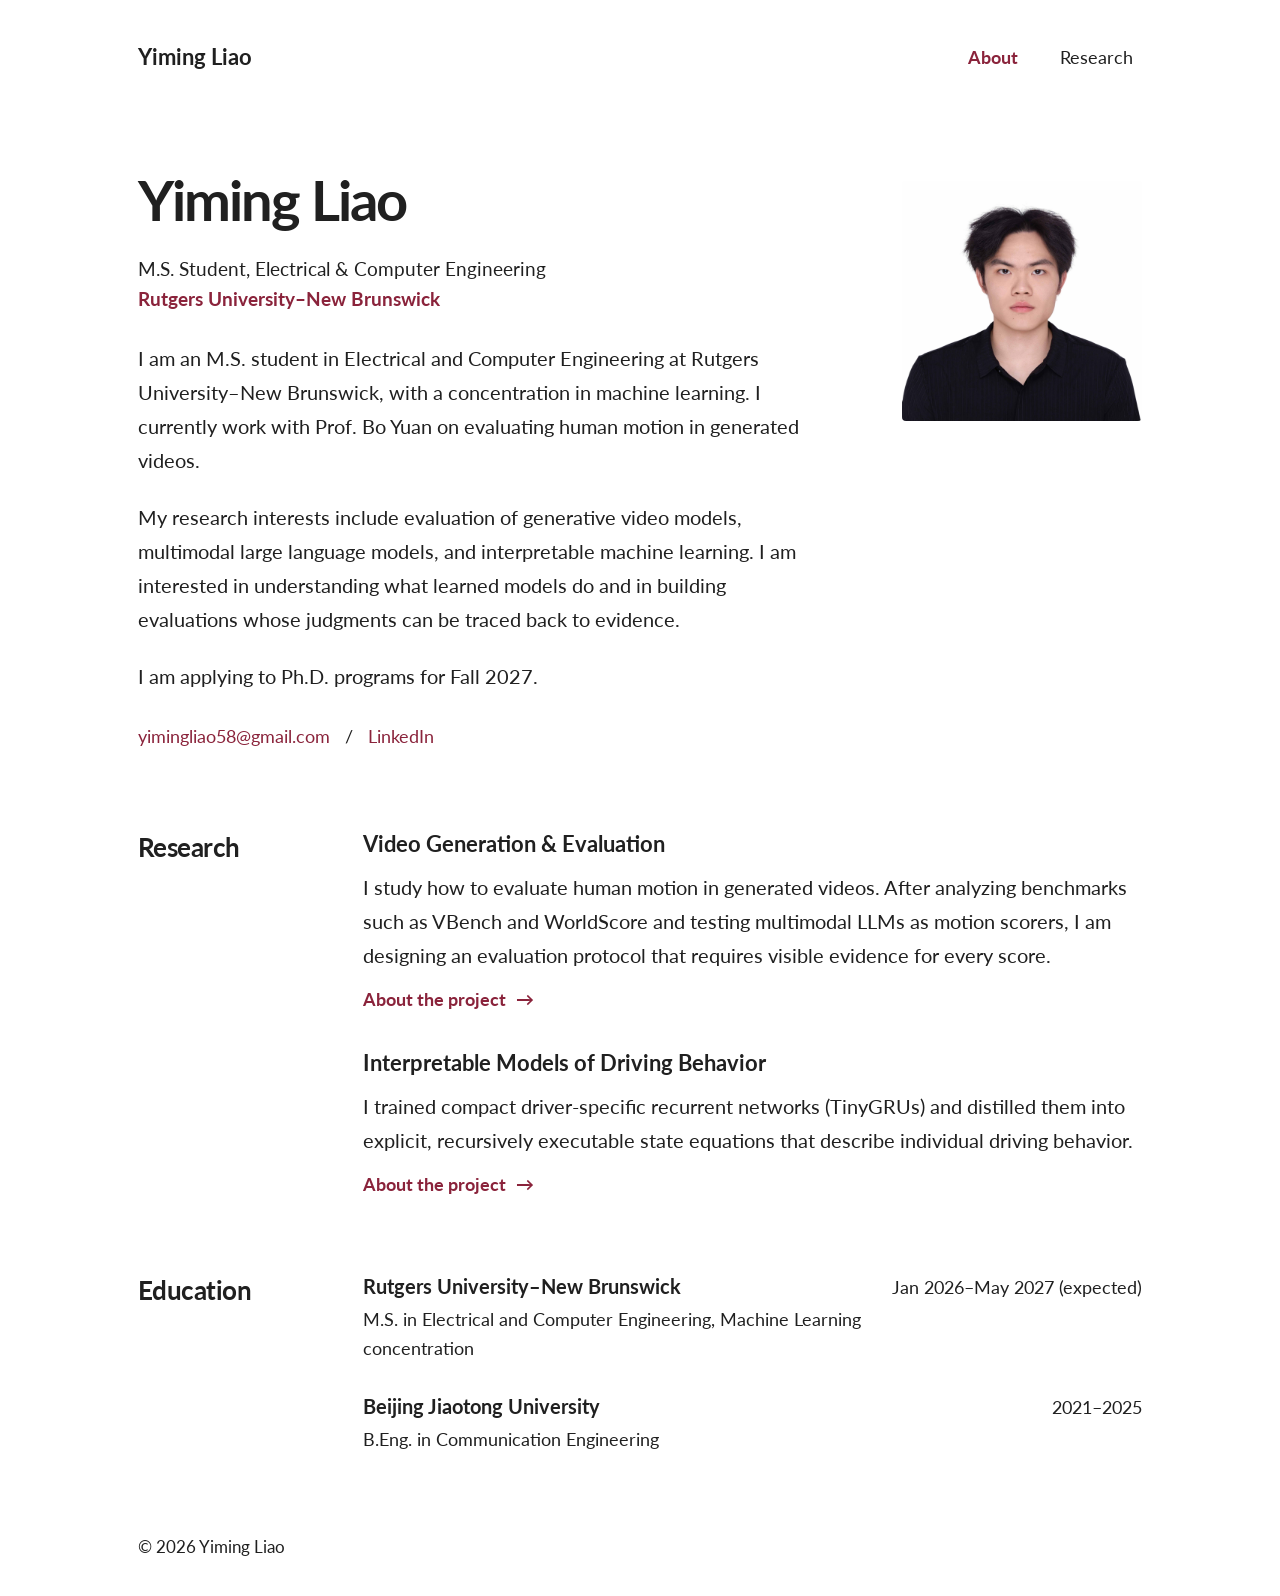
<file: index.html>
<!doctype html>
<html lang="en">
<head>
  <meta charset="utf-8">
  <meta name="viewport" content="width=device-width, initial-scale=1">
  <meta name="description" content="Yiming Liao is an M.S. student in Electrical and Computer Engineering at Rutgers University–New Brunswick, working on video generation evaluation and interpretable machine learning.">
  <meta name="theme-color" content="#ffffff">
  <meta property="og:title" content="Yiming Liao">
  <meta property="og:description" content="Personal academic homepage of Yiming Liao, an M.S. student in Electrical and Computer Engineering at Rutgers University.">
  <meta property="og:type" content="website">
  <title>Yiming Liao</title>
  <link rel="icon" type="image/svg+xml" href="data:image/svg+xml,%3Csvg xmlns='http://www.w3.org/2000/svg' viewBox='0 0 40 40'%3E%3Crect width='40' height='40' rx='5' fill='%238a233b'/%3E%3Ctext x='20' y='28' text-anchor='middle' font-family='Arial,sans-serif' font-size='25' fill='white'%3Ey%3C/text%3E%3C/svg%3E">
  <link rel="preload" href="assets/fonts/Lato-Regular.ttf" as="font" type="font/ttf" crossorigin>
  <link rel="stylesheet" href="styles.css">
</head>
<body>
  <a class="skip-link" href="#main">Skip to content</a>
  <div class="site-shell">
    <header class="site-header">
      <a class="site-name" href="./">Yiming Liao</a>
      <nav aria-label="Main navigation">
        <a href="./" aria-current="page">About</a>
        <a href="research.html">Research</a>
      </nav>
    </header>
    <main id="main">
      <section class="introduction" aria-labelledby="name">
        <div class="introduction-text">
          <h1 id="name">Yiming Liao</h1>
          <p class="affiliation">M.S. Student, Electrical &amp; Computer Engineering<br><a href="https://www.rutgers.edu/">Rutgers University–New Brunswick</a></p>
          <div class="biography">
            <p>I am an M.S. student in Electrical and Computer Engineering at Rutgers University–New Brunswick, with a concentration in machine learning. I currently work with Prof. Bo Yuan on evaluating human motion in generated videos.</p>
            <p>My research interests include evaluation of generative video models, multimodal large language models, and interpretable machine learning. I am interested in understanding what learned models do and in building evaluations whose judgments can be traced back to evidence.</p>
            <p>I am applying to Ph.D. programs for Fall 2027.</p>
          </div>
          <div class="contact-links" aria-label="Contact information">
            <a href="mailto:yimingliao58@gmail.com">yimingliao58@gmail.com</a>
            <span class="contact-separator" aria-hidden="true">/</span>
            <a href="https://www.linkedin.com/in/yiming-liao-5a7925396/" target="_blank" rel="noopener noreferrer">LinkedIn</a>
          </div>
        </div>
        <figure class="portrait">
          <img src="assets/yiming-liao.jpg" alt="Portrait of Yiming Liao" width="1280" height="1280" decoding="async" fetchpriority="high">
        </figure>
      </section>
      <section class="research-overview" aria-labelledby="research-title">
        <h2 id="research-title">Research</h2>
        <div class="research-summaries">
          <article class="research-summary" aria-labelledby="video-summary-title">
            <h3 id="video-summary-title">Video Generation &amp; Evaluation</h3>
            <p>I study how to evaluate human motion in generated videos. After analyzing benchmarks such as VBench and WorldScore and testing multimodal LLMs as motion scorers, I am designing an evaluation protocol that requires visible evidence for every score.</p>
            <p class="research-link"><a href="research.html#video-generation" aria-label="Read more about video generation and evaluation">About the project <span aria-hidden="true">→</span></a></p>
          </article>
          <article class="research-summary" aria-labelledby="driving-summary-title">
            <h3 id="driving-summary-title">Interpretable Models of Driving Behavior</h3>
            <p>I trained compact driver-specific recurrent networks (TinyGRUs) and distilled them into explicit, recursively executable state equations that describe individual driving behavior.</p>
            <p class="research-link"><a href="research.html#interpretable-models" aria-label="Read more about interpretable models of driving behavior">About the project <span aria-hidden="true">→</span></a></p>
          </article>
        </div>
      </section>
      <section class="education" aria-labelledby="education-title">
        <h2 id="education-title">Education</h2>
        <div class="education-list">
          <div class="education-entry">
            <div><h3>Rutgers University–New Brunswick</h3><p>M.S. in Electrical and Computer Engineering, Machine Learning concentration</p></div>
            <p class="education-date">Jan 2026–May 2027 (expected)</p>
          </div>
          <div class="education-entry">
            <div><h3>Beijing Jiaotong University</h3><p>B.Eng. in Communication Engineering</p></div>
            <p class="education-date">2021–2025</p>
          </div>
        </div>
      </section>
    </main>
    <footer class="site-footer"><span>© 2026 Yiming Liao</span></footer>
  </div>
</body>
</html>
</file>
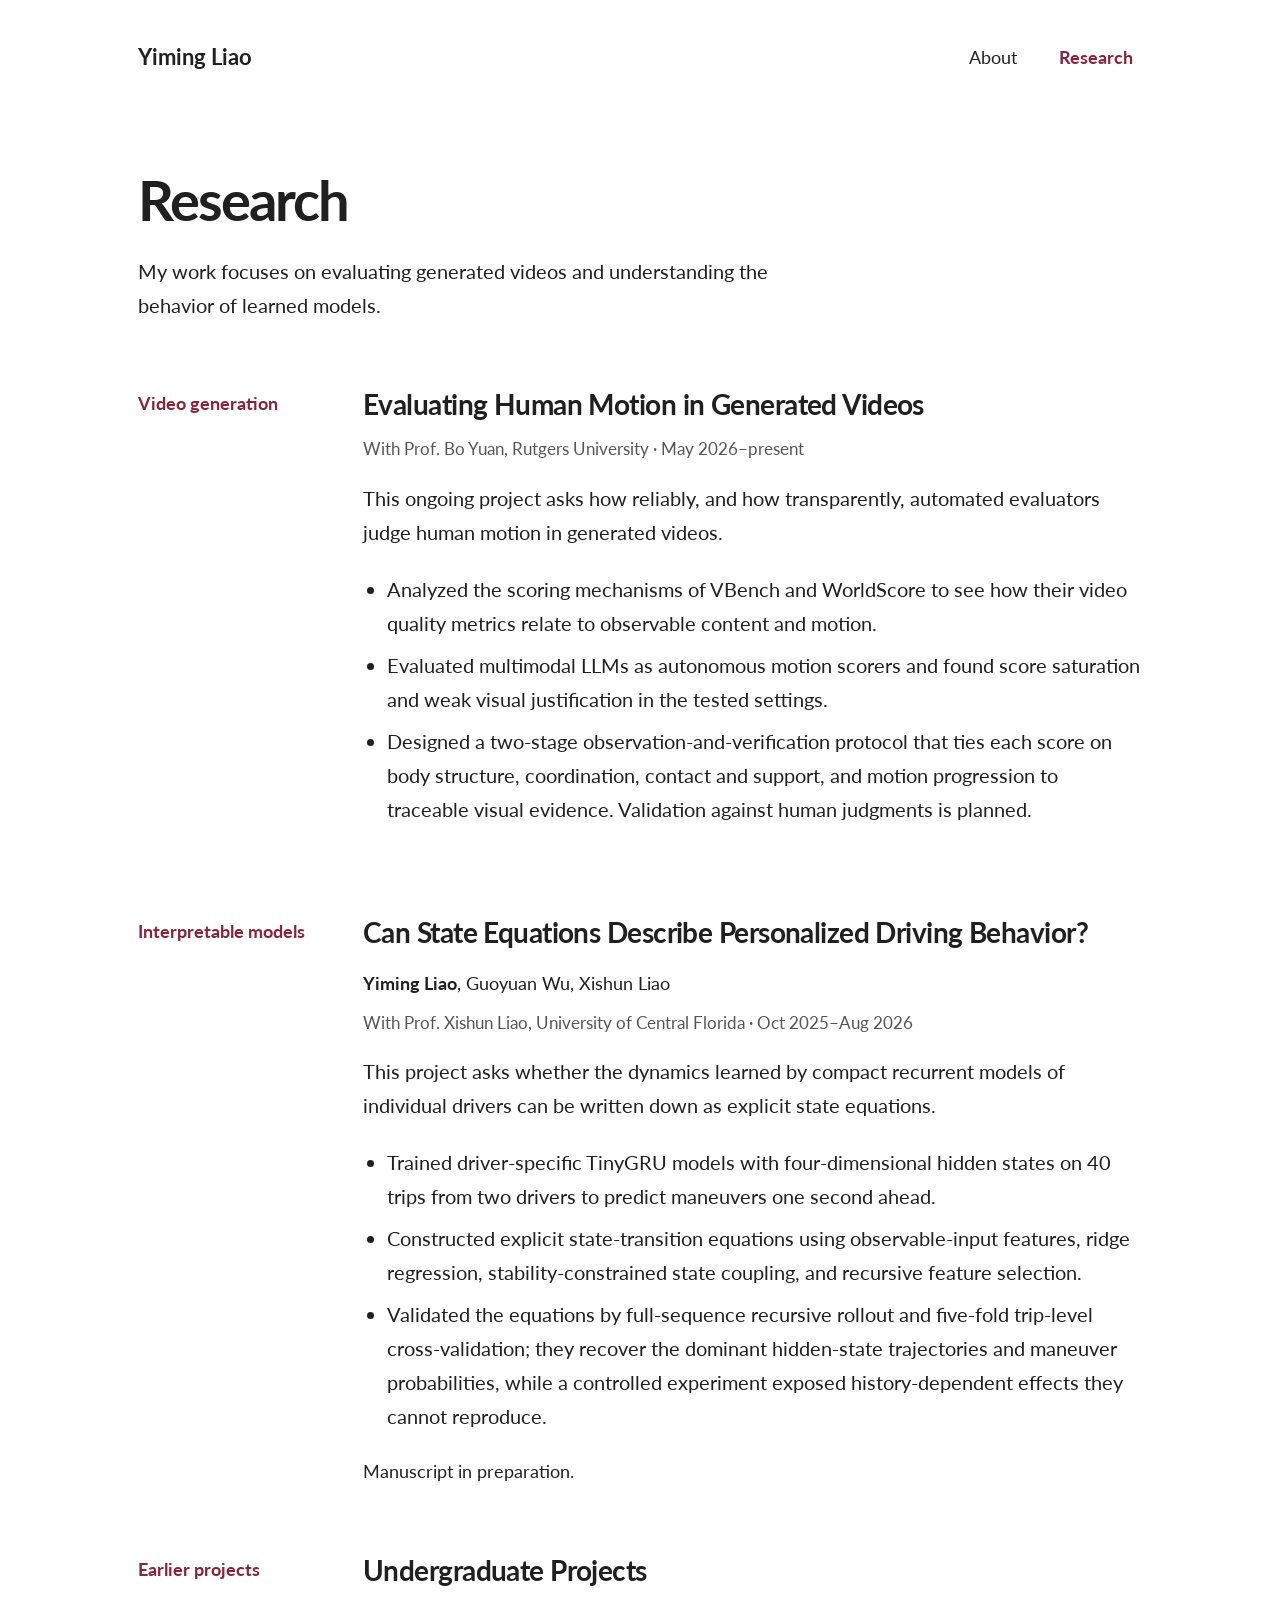
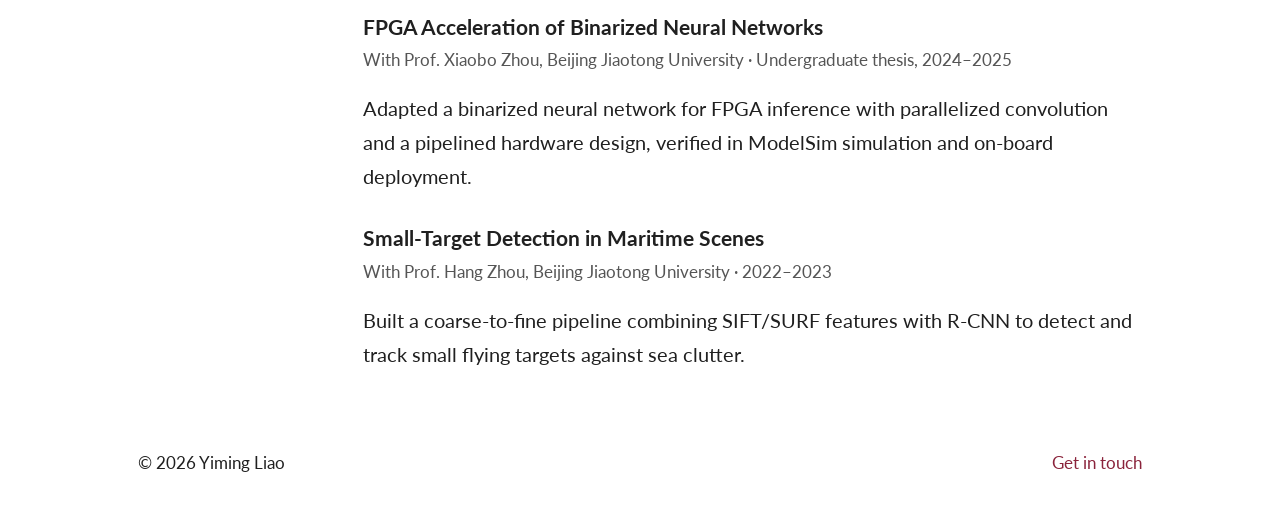
<file: research.html>
<!doctype html>
<html lang="en">
<head>
  <meta charset="utf-8">
  <meta name="viewport" content="width=device-width, initial-scale=1">
  <meta name="description" content="Research by Yiming Liao on evaluating generated videos and interpretable modeling of driving behavior.">
  <meta name="theme-color" content="#ffffff">
  <meta property="og:title" content="Research — Yiming Liao">
  <meta property="og:description" content="Research by Yiming Liao on video generation evaluation and interpretable models.">
  <meta property="og:type" content="website">
  <title>Research — Yiming Liao</title>
  <link rel="icon" type="image/svg+xml" href="data:image/svg+xml,%3Csvg xmlns='http://www.w3.org/2000/svg' viewBox='0 0 40 40'%3E%3Crect width='40' height='40' rx='5' fill='%238a233b'/%3E%3Ctext x='20' y='28' text-anchor='middle' font-family='Arial,sans-serif' font-size='25' fill='white'%3Ey%3C/text%3E%3C/svg%3E">
  <link rel="preload" href="assets/fonts/Lato-Regular.ttf" as="font" type="font/ttf" crossorigin>
  <link rel="stylesheet" href="styles.css">
</head>
<body>
  <a class="skip-link" href="#main">Skip to content</a>
  <div class="site-shell">
    <header class="site-header">
      <a class="site-name" href="./">Yiming Liao</a>
      <nav aria-label="Main navigation">
        <a href="./">About</a>
        <a href="research.html" aria-current="page">Research</a>
      </nav>
    </header>
    <main id="main" class="research-page">
      <header class="page-introduction">
        <h1>Research</h1>
        <p>My work focuses on evaluating generated videos and understanding the behavior of learned models.</p>
      </header>
      <article class="project" id="video-generation" aria-labelledby="video-title">
        <div class="project-topic"><p>Video generation</p></div>
        <div class="project-body">
          <h2 id="video-title">Evaluating Human Motion in Generated Videos</h2>
          <p class="project-meta">With Prof. Bo Yuan, Rutgers University · May 2026–present</p>
          <p>This ongoing project asks how reliably, and how transparently, automated evaluators judge human motion in generated videos.</p>
          <ul class="project-points">
            <li>Analyzed the scoring mechanisms of VBench and WorldScore to see how their video quality metrics relate to observable content and motion.</li>
            <li>Evaluated multimodal LLMs as autonomous motion scorers and found score saturation and weak visual justification in the tested settings.</li>
            <li>Designed a two-stage observation-and-verification protocol that ties each score on body structure, coordination, contact and support, and motion progression to traceable visual evidence. Validation against human judgments is planned.</li>
          </ul>
        </div>
      </article>
      <article class="project" id="interpretable-models" aria-labelledby="driving-title">
        <div class="project-topic"><p>Interpretable models</p></div>
        <div class="project-body">
          <h2 id="driving-title">Can State Equations Describe Personalized Driving Behavior?</h2>
          <p class="project-authors"><strong>Yiming Liao</strong>, Guoyuan Wu, Xishun Liao</p>
          <p class="project-meta">With Prof. Xishun Liao, University of Central Florida · Oct 2025–Aug 2026</p>
          <p>This project asks whether the dynamics learned by compact recurrent models of individual drivers can be written down as explicit state equations.</p>
          <ul class="project-points">
            <li>Trained driver-specific TinyGRU models with four-dimensional hidden states on 40 trips from two drivers to predict maneuvers one second ahead.</li>
            <li>Constructed explicit state-transition equations using observable-input features, ridge regression, stability-constrained state coupling, and recursive feature selection.</li>
            <li>Validated the equations by full-sequence recursive rollout and five-fold trip-level cross-validation; they recover the dominant hidden-state trajectories and maneuver probabilities, while a controlled experiment exposed history-dependent effects they cannot reproduce.</li>
          </ul>
          <p class="manuscript-status">Manuscript in preparation.</p>
        </div>
      </article>
      <article class="project" id="earlier-projects" aria-labelledby="earlier-title">
        <div class="project-topic"><p>Earlier projects</p></div>
        <div class="project-body">
          <h2 id="earlier-title">Undergraduate Projects</h2>
          <h3>FPGA Acceleration of Binarized Neural Networks</h3>
          <p class="project-meta">With Prof. Xiaobo Zhou, Beijing Jiaotong University · Undergraduate thesis, 2024–2025</p>
          <p>Adapted a binarized neural network for FPGA inference with parallelized convolution and a pipelined hardware design, verified in ModelSim simulation and on-board deployment.</p>
          <h3>Small-Target Detection in Maritime Scenes</h3>
          <p class="project-meta">With Prof. Hang Zhou, Beijing Jiaotong University · 2022–2023</p>
          <p>Built a coarse-to-fine pipeline combining SIFT/SURF features with R-CNN to detect and track small flying targets against sea clutter.</p>
        </div>
      </article>
    </main>
    <footer class="site-footer">
      <span>© 2026 Yiming Liao</span>
      <a href="mailto:yimingliao58@gmail.com">Get in touch</a>
    </footer>
  </div>
</body>
</html>
</file>
<file: styles.css>
@font-face {
  font-family: "Lato";
  font-style: normal;
  font-weight: 400;
  font-display: swap;
  src: url("assets/fonts/Lato-Regular.ttf") format("truetype");
}
@font-face {
  font-family: "Lato";
  font-style: normal;
  font-weight: 700;
  font-display: swap;
  src: url("assets/fonts/Lato-Bold.ttf") format("truetype");
}
:root {
  color-scheme: light;
  --ink: #202020;
  --accent: #8a233b;
  --accent-hover: #5c1426;
  --link-highlight: #f8edf0;
}
* { box-sizing: border-box; }
html { scroll-behavior: smooth; scroll-padding-top: 32px; }
body {
  margin: 0;
  background: #fff;
  color: var(--ink);
  font-family: "Lato", "Helvetica Neue", Arial, sans-serif;
  font-size: 1.25rem;
  line-height: 1.7;
  -webkit-font-smoothing: antialiased;
}
a {
  color: var(--accent);
  text-decoration: none;
  text-decoration-line: none;
  border-radius: 3px;
  transition: color 160ms ease, background-color 160ms ease;
}
a:hover { color: var(--accent-hover); background-color: var(--link-highlight); text-decoration: none; }
a:active { color: var(--accent-hover); }
a:focus-visible { outline: 2px solid var(--accent); outline-offset: 5px; }
p { margin: 0 0 1.15em; }
h1, h2, h3 { color: var(--ink); font-weight: 700; }
h1 { margin: 0 0 22px; font-size: clamp(2.5rem, 4.5vw, 3.5rem); line-height: 1.12; letter-spacing: -.035em; }
h2 { margin: 0; font-size: 1.65rem; line-height: 1.3; letter-spacing: -.02em; }
h3 { margin: 0 0 5px; font-size: 1.25rem; line-height: 1.4; }
.site-shell { width: min(1100px, 100%); margin-inline: auto; padding-inline: 48px; }
.site-header { display: flex; justify-content: space-between; align-items: center; gap: 28px; padding-top: 36px; padding-bottom: 24px; }
.site-name { color: var(--ink); font-size: 1.35rem; font-weight: 700; white-space: nowrap; }
.site-name:hover { background: transparent; color: var(--accent); }
nav { display: flex; gap: 24px; }
nav a { display: inline-block; color: var(--ink); padding: 7px 9px; font-size: 1.125rem; line-height: 1.6; }
nav a[aria-current="page"] { color: var(--accent); font-weight: 700; }
.introduction { display: grid; grid-template-columns: minmax(0, 1fr) 240px; gap: 76px; align-items: start; padding-top: 66px; }
.introduction-text { min-width: 0; }
.affiliation { margin: 0 0 27px; font-size: 1.1875rem; line-height: 1.6; }
.affiliation a { font-weight: 700; }
.biography p { max-width: 38em; }
.research-link { margin-top: 26px; margin-bottom: 24px; }
.research-link a { display: inline-flex; align-items: center; gap: 10px; font-weight: 700; }
.research-link span { display: inline-block; transition: transform 160ms ease; }
.research-link a:hover span { transform: translateX(4px); }
.contact-links { display: flex; flex-wrap: wrap; align-items: center; gap: 8px 15px; font-size: 1.125rem; }
.contact-links a { padding-block: 5px; overflow-wrap: anywhere; }
.contact-separator { color: var(--ink); }
.portrait { margin: 12px 0 0; }
.portrait img { display: block; width: 100%; height: auto; border-radius: 4px; }
.research-overview, .education { display: grid; grid-template-columns: 185px minmax(0, 1fr); gap: 40px; margin-top: 72px; }
.research-overview h2, .education h2 { padding-top: 1px; }
.research-summaries { min-width: 0; }
.research-summary + .research-summary { margin-top: 34px; }
.research-summary h3 { margin-bottom: 10px; font-size: 1.375rem; }
.research-summary > p { margin-bottom: 0; }
.research-summary .research-link { margin-top: 12px; font-size: 1.125rem; }
.education-list { min-width: 0; }
.education-entry { display: flex; justify-content: space-between; align-items: baseline; gap: 25px; }
.education-entry + .education-entry { margin-top: 28px; }
.education-entry p { margin: 0; font-size: 1.125rem; line-height: 1.65; }
.education-date { white-space: nowrap; font-variant-numeric: tabular-nums; }
.site-footer { display: flex; justify-content: space-between; flex-wrap: wrap; gap: 12px 24px; margin-top: 78px; padding-bottom: 34px; font-size: 1.0625rem; }
.research-page { padding-top: 66px; }
.page-introduction { max-width: 750px; margin-bottom: 64px; }
.page-introduction p { max-width: 35em; margin: 0; }
.project { display: grid; grid-template-columns: 185px minmax(0, 1fr); gap: 40px; }
.project + .project { margin-top: 65px; }
.project-topic p { margin: 4px 0 0; color: var(--accent); font-size: 1.125rem; font-weight: 700; line-height: 1.5; }
.project-body { min-width: 0; }
.project h2 { margin-bottom: 22px; font-size: 1.75rem; line-height: 1.35; }
.project-body > p:last-child { margin-bottom: 0; }
.project-authors { font-size: 1.125rem; line-height: 1.65; margin-top: -4px; margin-bottom: 20px; }
.manuscript-status { font-size: 1.125rem; }
.project-meta { font-size: 1.0625rem; line-height: 1.6; margin-top: -10px; margin-bottom: 18px; color: #555; }
.project-points { margin: 0 0 1.15em; padding-left: 1.2em; }
.project-points li + li { margin-top: 8px; }
.project-body h3 { margin-top: 30px; font-size: 1.3125rem; }
.project-body h2 + h3 { margin-top: 0; }
.project-body h3 + .project-meta { margin-top: 2px; }
.skip-link { position: absolute; top: 12px; left: 16px; padding: 8px 14px; background: #fff; transform: translateY(-180%); z-index: 10; }
.skip-link:focus { transform: none; }
@media (max-width: 900px) {
  .site-shell { padding-inline: 36px; }
  .introduction { grid-template-columns: minmax(0, 1fr) 190px; gap: 40px; }
  .research-overview, .education, .project { grid-template-columns: 155px minmax(0, 1fr); gap: 32px; }
  .education-entry { flex-direction: column; gap: 6px; }
}
@media (max-width: 640px) {
  body { font-size: 1.1875rem; line-height: 1.7; }
  .site-shell { padding-inline: 24px; }
  .site-header { flex-wrap: wrap; gap: 12px 18px; padding-top: 22px; padding-bottom: 15px; }
  .site-name { font-size: 1.25rem; }
  nav { gap: 9px; }
  nav a { padding: 7px 6px; font-size: 1.0625rem; }
  .introduction { grid-template-columns: minmax(0, 1fr); gap: 28px; padding-top: 32px; }
  .portrait { grid-row: 1; width: 156px; margin: 0; }
  h1 { font-size: 2.6rem; margin-bottom: 18px; }
  .affiliation { font-size: 1.125rem; margin-bottom: 24px; }
  .research-link { margin-top: 24px; }
  .contact-links { gap: 6px 12px; font-size: 1.0625rem; }
  .research-overview, .education, .project { grid-template-columns: minmax(0, 1fr); gap: 24px; }
  .research-overview, .education { margin-top: 58px; }
  .research-summary h3 { font-size: 1.3125rem; }
  .education-entry + .education-entry { margin-top: 26px; }
  .education-entry h3 { font-size: 1.1875rem; }
  .education-entry p { font-size: 1.0625rem; }
  .site-footer { margin-top: 58px; font-size: 1.0625rem; }
  .research-page { padding-top: 38px; }
  .page-introduction { margin-bottom: 44px; }
  .project { gap: 12px; }
  .project + .project { margin-top: 48px; }
  .project h2 { font-size: 1.5rem; margin-bottom: 18px; }
  .project-topic p, .project-authors, .manuscript-status { font-size: 1.0625rem; }
}
@media (prefers-reduced-motion: reduce) {
  html { scroll-behavior: auto; }
  a, .research-link span { transition: none; }
  .research-link a:hover span { transform: none; }
}
@media print {
  body { font-size: 12pt; }
  .site-header, .skip-link, .site-footer { display: none; }
  .site-shell { width: 100%; padding: 0; }
  .introduction, .research-page { padding-top: 0; }
  .research-overview, .education { margin-top: 32px; }
  .research-summary, .project { break-inside: avoid; }
  a { color: inherit; }
}
</file>
